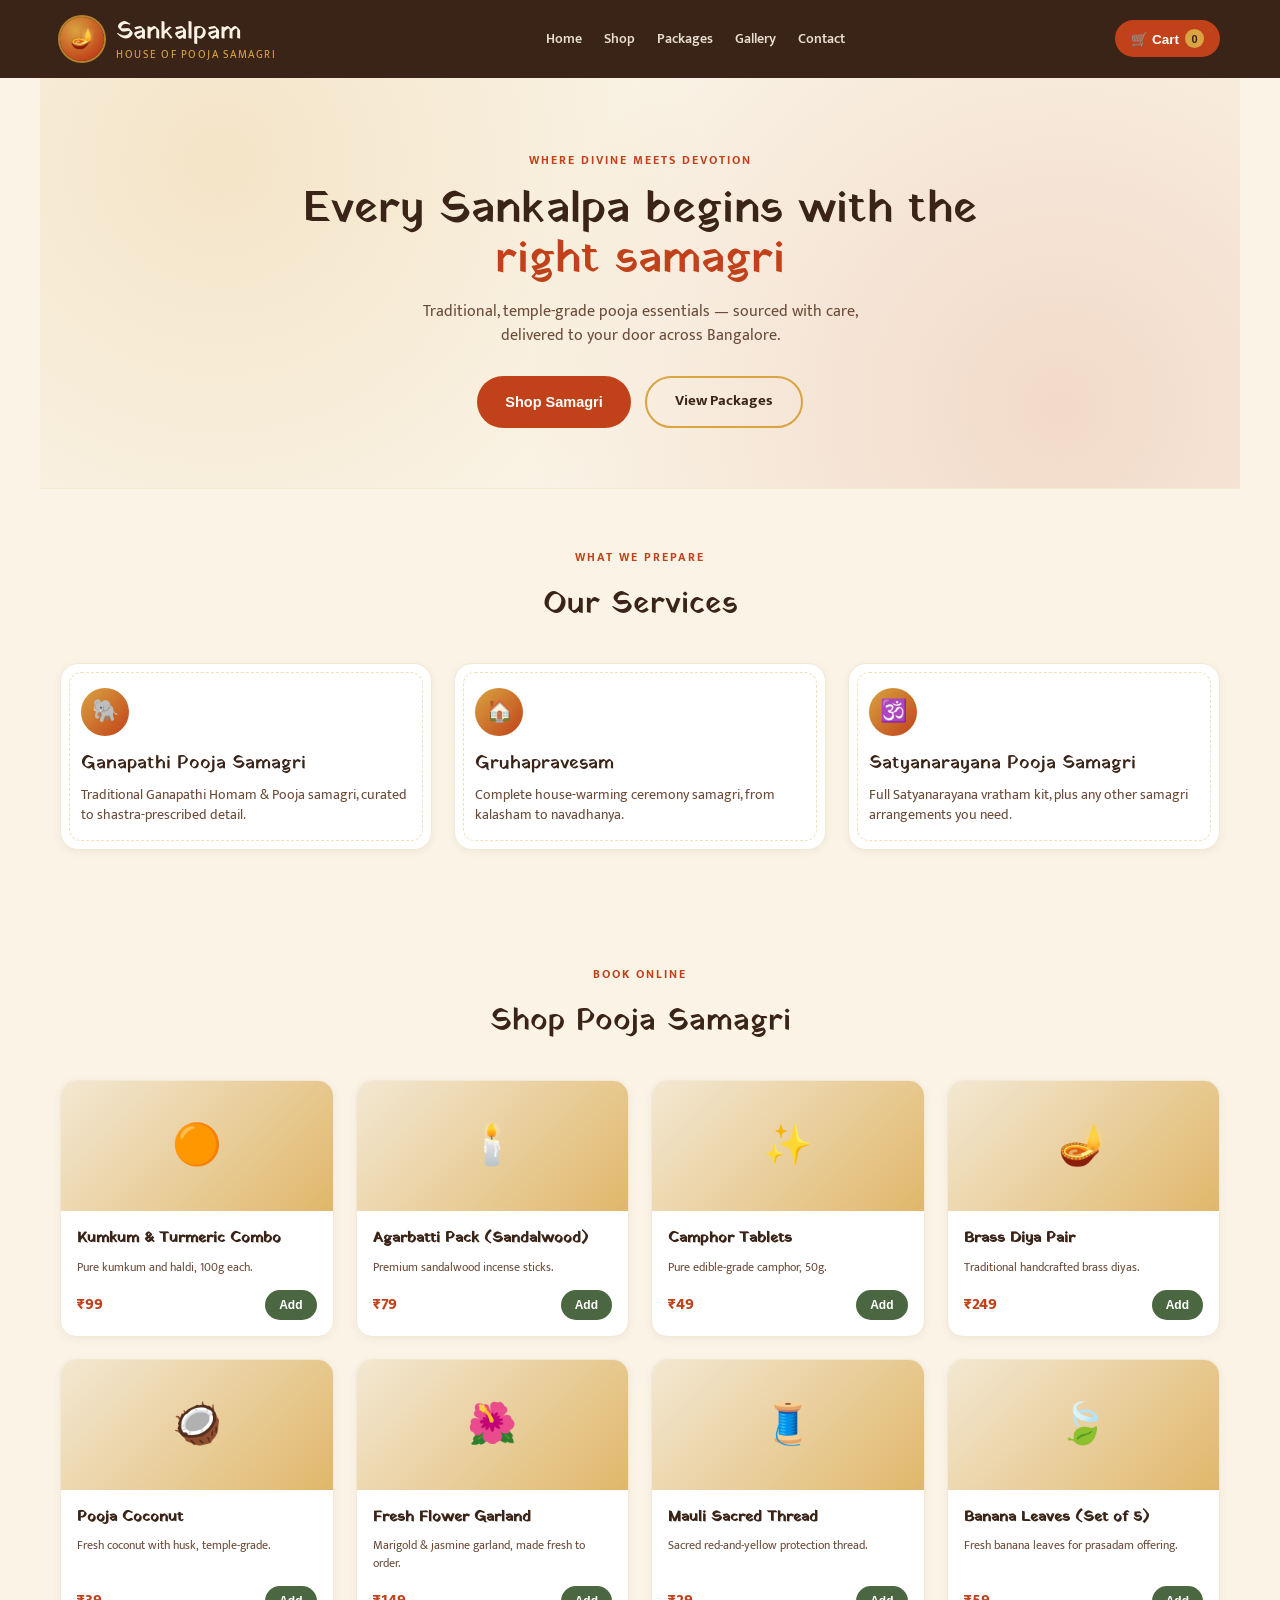
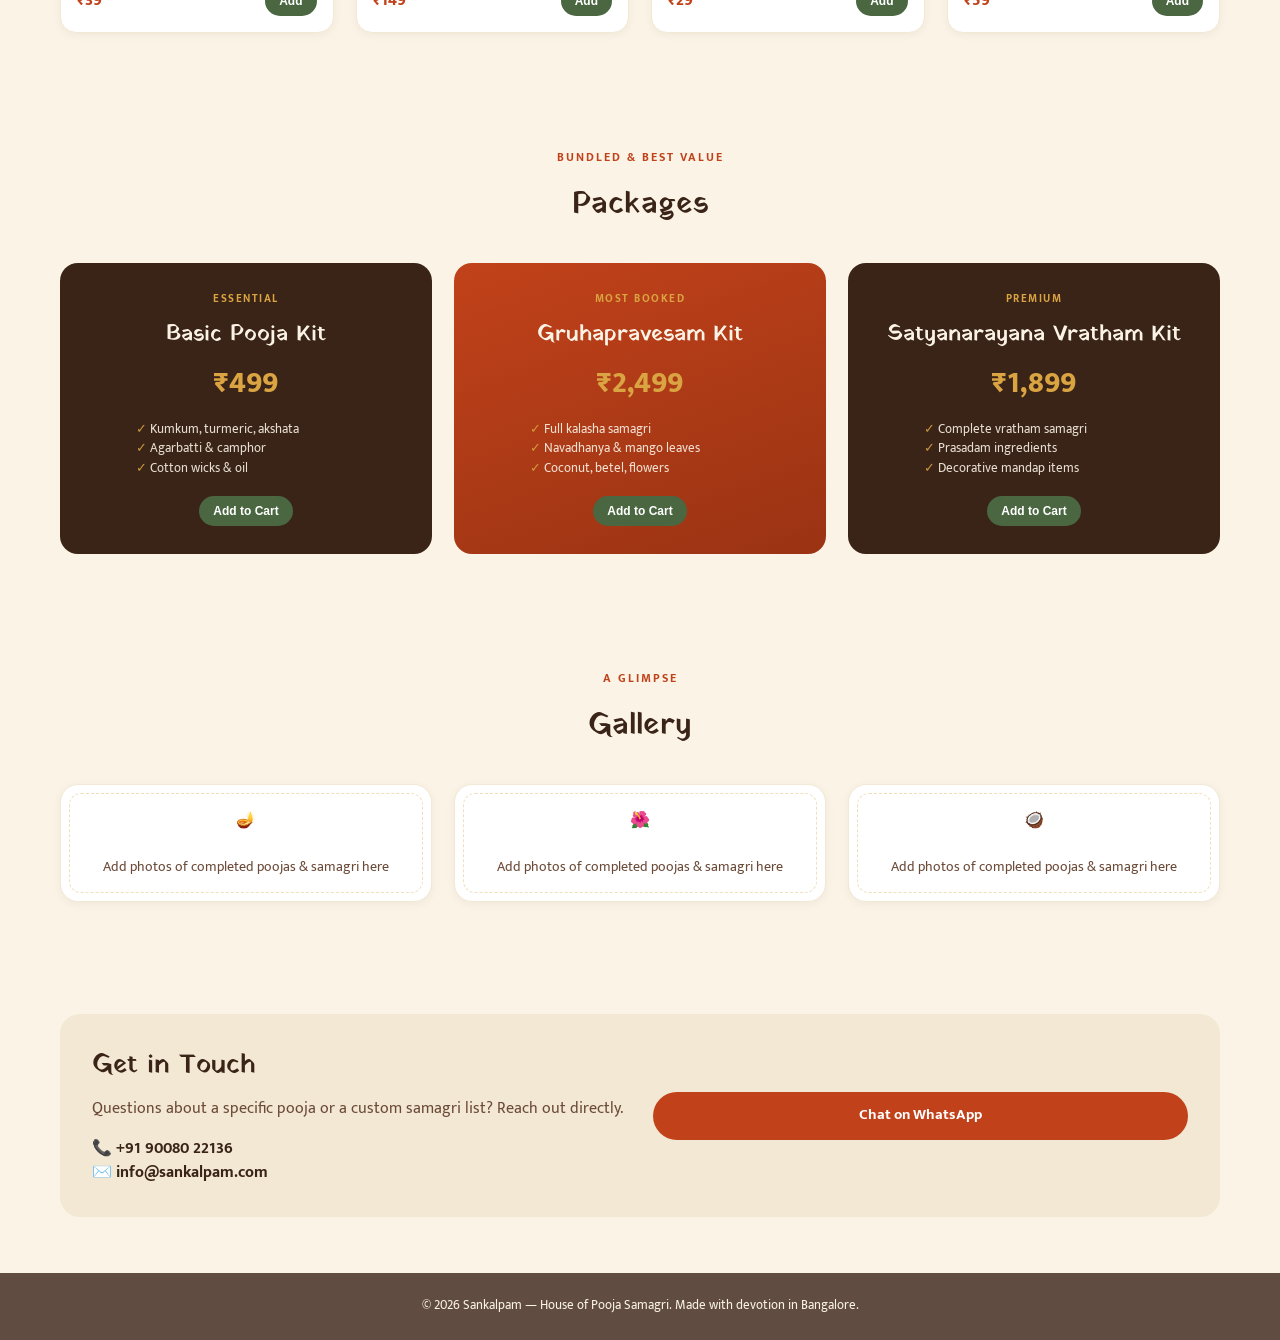
<file: index.html>
<!DOCTYPE html>
<html lang="en">
<head>
<meta charset="UTF-8">
<meta name="viewport" content="width=device-width, initial-scale=1.0">
<title>Sankalpam — House of Pooja Samagri</title>
<link rel="preconnect" href="https://fonts.googleapis.com">
<link href="https://fonts.googleapis.com/css2?family=Yatra+One&family=Mukta:wght@400;500;600;700&display=swap" rel="stylesheet">
<style>
  :root{
    --gold:#D9A441; --gold-dark:#B5822C;
    --vermilion:#C1421A; --vermilion-dark:#9A3313;
    --leaf:#4A6741; --ivory:#FAF3E6; --ivory-deep:#F3E8D3;
    --brown:#3A2317; --brown-soft:#6B4A38; --white:#FFFFFF;
  }
  *{box-sizing:border-box; margin:0; padding:0;}
  body{font-family:'Mukta', sans-serif; background:var(--ivory); color:var(--brown); line-height:1.5;}
  h1,h2,h3,.brand-name{font-family:'Yatra One', cursive; font-weight:400;}
  a{text-decoration:none; color:inherit;}

  header{background:var(--brown); color:var(--ivory); position:sticky; top:0; z-index:50;}
  .topbar{display:flex; align-items:center; justify-content:space-between; padding:14px 20px; max-width:1200px; margin:0 auto; flex-wrap:wrap; gap:10px;}
  .brand{display:flex; align-items:center; gap:12px;}
  .brand-mark{width:44px; height:44px; border-radius:50%; background:radial-gradient(circle at 35% 30%, var(--gold), var(--vermilion) 75%); display:flex; align-items:center; justify-content:center; font-size:20px; box-shadow:0 0 0 2px var(--gold-dark);}
  .brand-name{font-size:24px; color:var(--ivory);}
  .brand-tag{font-size:10.5px; letter-spacing:1.5px; color:var(--gold); text-transform:uppercase; margin-top:-2px;}
  nav{display:flex; gap:22px; font-weight:600; font-size:14px;}
  nav a{color:var(--ivory); opacity:.9;}
  nav a:hover{opacity:1;}
  .cart-btn{background:var(--vermilion); color:#fff; border:none; padding:9px 16px; border-radius:24px; font-weight:700; font-size:13.5px; cursor:pointer; display:flex; align-items:center; gap:6px;}
  .cart-btn:hover{background:var(--vermilion-dark);}
  .cart-count{background:var(--gold); color:var(--brown); border-radius:50%; width:19px; height:19px; font-size:11px; display:flex; align-items:center; justify-content:center; font-weight:800;}

  .hero{background:radial-gradient(circle at 15% 20%, rgba(217,164,65,.18), transparent 45%), radial-gradient(circle at 85% 80%, rgba(193,66,26,.14), transparent 50%), var(--ivory); padding:70px 20px 60px; text-align:center; border-bottom:1px solid var(--ivory-deep);}
  .eyebrow{display:inline-block; letter-spacing:2px; font-size:12px; font-weight:700; color:var(--vermilion); text-transform:uppercase; margin-bottom:16px;}
  .hero h1{font-size:44px; color:var(--brown); line-height:1.15; max-width:720px; margin:0 auto 14px;}
  .hero h1 span{color:var(--vermilion);}
  .hero p{font-size:16px; color:var(--brown-soft); max-width:500px; margin:0 auto 28px;}
  .hero-cta{display:inline-flex; gap:14px; flex-wrap:wrap; justify-content:center;}
  .btn-primary, .btn-secondary{padding:13px 28px; border-radius:30px; font-weight:700; font-size:14.5px; cursor:pointer; border:none;}
  .btn-primary{background:var(--vermilion); color:#fff;}
  .btn-primary:hover{background:var(--vermilion-dark);}
  .btn-secondary{background:transparent; color:var(--brown); border:2px solid var(--gold);}
  .btn-secondary:hover{background:var(--gold); color:#fff;}

  section{padding:56px 20px; max-width:1200px; margin:0 auto;}
  .section-head{text-align:center; margin-bottom:36px;}
  .section-head h2{font-size:30px; color:var(--brown);}

  .grid{display:grid; grid-template-columns:repeat(auto-fit, minmax(240px,1fr)); gap:22px;}
  .thali{background:var(--white); border-radius:18px; padding:24px 20px; position:relative; border:1px solid var(--ivory-deep); box-shadow:0 2px 10px rgba(58,35,23,.05);}
  .thali::before{content:""; position:absolute; inset:8px; border:1.5px dashed var(--gold); border-radius:12px; opacity:.35; pointer-events:none;}
  .thali-icon{width:48px; height:48px; border-radius:50%; background:linear-gradient(135deg, var(--gold), var(--vermilion)); display:flex; align-items:center; justify-content:center; font-size:22px; color:#fff; margin-bottom:14px;}
  .thali h3{font-size:18px; margin-bottom:8px;}
  .thali p{font-size:13.5px; color:var(--brown-soft);}

  .product-card{background:var(--white); border-radius:16px; overflow:hidden; border:1px solid var(--ivory-deep); display:flex; flex-direction:column; box-shadow:0 2px 10px rgba(58,35,23,.05);}
  .product-img{height:130px; background:linear-gradient(135deg, var(--ivory-deep), var(--gold) 140%); display:flex; align-items:center; justify-content:center; font-size:40px;}
  .product-body{padding:16px; display:flex; flex-direction:column; gap:8px; flex:1;}
  .product-body h3{font-size:15px; font-weight:700;}
  .product-body .desc{font-size:12px; color:var(--brown-soft); flex:1;}
  .price-row{display:flex; align-items:center; justify-content:space-between; margin-top:6px;}
  .price{font-weight:800; font-size:16px; color:var(--vermilion);}
  .add-btn{background:var(--leaf); color:#fff; border:none; padding:8px 14px; border-radius:20px; font-weight:700; font-size:12px; cursor:pointer;}
  .add-btn:hover{background:#3a5233;}

  .package{background:var(--brown); color:var(--ivory); border-radius:18px; padding:28px; text-align:center;}
  .package.featured{background:linear-gradient(160deg, var(--vermilion), var(--vermilion-dark));}
  .package .tag{font-size:11px; letter-spacing:1.5px; text-transform:uppercase; color:var(--gold); font-weight:700;}
  .package h3{font-size:22px; margin:10px 0;}
  .package .amt{font-size:30px; font-weight:800; color:var(--gold); margin-bottom:14px;}
  .package ul{list-style:none; text-align:left; margin:0 auto 18px; max-width:220px; font-size:13px; opacity:.9;}
  .package li::before{content:"✓ "; color:var(--gold);}

  .contact-wrap{background:var(--ivory-deep); border-radius:20px; padding:32px; display:grid; grid-template-columns:1fr 1fr; gap:26px; align-items:center;}
  footer{background:var(--brown); color:var(--ivory); text-align:center; padding:24px; font-size:12.5px; opacity:.8;}

  .overlay{position:fixed; inset:0; background:rgba(58,35,23,.5); display:none; z-index:100;}
  .overlay.open{display:block;}
  .cart-drawer{position:fixed; top:0; right:-100%; width:100%; max-width:380px; height:100%; background:var(--white); z-index:101; transition:right .25s; display:flex; flex-direction:column;}
  .cart-drawer.open{right:0;}
  .cart-header{background:var(--brown); color:var(--ivory); padding:16px 18px; display:flex; justify-content:space-between; align-items:center;}
  .cart-close{background:none; border:none; color:var(--ivory); font-size:20px;}
  .cart-items{flex:1; overflow-y:auto; padding:14px 18px;}
  .cart-item{display:flex; justify-content:space-between; align-items:center; padding:10px 0; border-bottom:1px solid var(--ivory-deep);}
  .cart-item-name{font-size:13.5px; font-weight:600;}
  .cart-item-price{font-size:12px; color:var(--brown-soft);}
  .qty-controls{display:flex; align-items:center; gap:8px;}
  .qty-controls button{width:24px; height:24px; border-radius:50%; border:1px solid var(--gold); background:#fff; font-weight:700;}
  .cart-footer{padding:16px 18px; border-top:1px solid var(--ivory-deep);}
  .cart-total{display:flex; justify-content:space-between; font-weight:800; font-size:15px; margin-bottom:12px;}
  .upi-note{font-size:11.5px; color:var(--brown-soft); text-align:center; margin-bottom:10px; display:flex; align-items:center; justify-content:center; gap:5px;}
  .checkout-btn{width:100%; background:var(--vermilion); color:#fff; border:none; padding:13px; border-radius:26px; font-weight:700; font-size:14px;}
  .checkout-btn:hover{background:var(--vermilion-dark);}
  .empty-note{color:var(--brown-soft); font-size:13px; text-align:center; padding:26px 0;}

  @media (max-width:760px){ nav{display:none;} .hero h1{font-size:30px;} .contact-wrap{grid-template-columns:1fr;} }
</style>
</head>
<body>

<header>
  <div class="topbar">
    <div class="brand">
      <div class="brand-mark">🪔</div>
      <div>
        <div class="brand-name">Sankalpam</div>
        <div class="brand-tag">House of Pooja Samagri</div>
      </div>
    </div>
    <nav>
      <a href="#home">Home</a>
      <a href="#shop">Shop</a>
      <a href="#packages">Packages</a>
      <a href="#gallery">Gallery</a>
      <a href="#contact">Contact</a>
    </nav>
    <button class="cart-btn" onclick="openCart()">🛒 Cart <span class="cart-count" id="cartCount">0</span></button>
  </div>
</header>

<section class="hero" id="home">
  <div class="eyebrow">Where Divine Meets Devotion</div>
  <h1>Every Sankalpa begins with the <span>right samagri</span></h1>
  <p>Traditional, temple-grade pooja essentials — sourced with care, delivered to your door across Bangalore.</p>
  <div class="hero-cta">
    <button class="btn-primary" onclick="document.getElementById('shop').scrollIntoView({behavior:'smooth'})">Shop Samagri</button>
    <a href="#packages" class="btn-secondary">View Packages</a>
  </div>
</section>

<section id="services">
  <div class="section-head"><div class="eyebrow">What we prepare</div><h2>Our Services</h2></div>
  <div class="grid">
    <div class="thali"><div class="thali-icon">🐘</div><h3>Ganapathi Pooja Samagri</h3><p>Traditional Ganapathi Homam & Pooja samagri, curated to shastra-prescribed detail.</p></div>
    <div class="thali"><div class="thali-icon">🏠</div><h3>Gruhapravesam</h3><p>Complete house-warming ceremony samagri, from kalasham to navadhanya.</p></div>
    <div class="thali"><div class="thali-icon">🕉️</div><h3>Satyanarayana Pooja Samagri</h3><p>Full Satyanarayana vratham kit, plus any other samagri arrangements you need.</p></div>
  </div>
</section>

<section id="shop">
  <div class="section-head"><div class="eyebrow">Book Online</div><h2>Shop Pooja Samagri</h2></div>
  <div class="grid" id="productGrid"></div>
</section>

<section id="packages">
  <div class="section-head"><div class="eyebrow">Bundled & Best Value</div><h2>Packages</h2></div>
  <div class="grid">
    <div class="package">
      <div class="tag">Essential</div><h3>Basic Pooja Kit</h3><div class="amt">₹499</div>
      <ul><li>Kumkum, turmeric, akshata</li><li>Agarbatti & camphor</li><li>Cotton wicks & oil</li></ul>
      <button class="add-btn" onclick="addToCart('pkg-basic','Basic Pooja Kit',499)">Add to Cart</button>
    </div>
    <div class="package featured">
      <div class="tag">Most Booked</div><h3>Gruhapravesam Kit</h3><div class="amt">₹2,499</div>
      <ul><li>Full kalasha samagri</li><li>Navadhanya & mango leaves</li><li>Coconut, betel, flowers</li></ul>
      <button class="add-btn" onclick="addToCart('pkg-gruha','Gruhapravesam Kit',2499)">Add to Cart</button>
    </div>
    <div class="package">
      <div class="tag">Premium</div><h3>Satyanarayana Vratham Kit</h3><div class="amt">₹1,899</div>
      <ul><li>Complete vratham samagri</li><li>Prasadam ingredients</li><li>Decorative mandap items</li></ul>
      <button class="add-btn" onclick="addToCart('pkg-satya','Satyanarayana Vratham Kit',1899)">Add to Cart</button>
    </div>
  </div>
</section>

<section id="gallery">
  <div class="section-head"><div class="eyebrow">A Glimpse</div><h2>Gallery</h2></div>
  <div class="grid">
    <div class="thali" style="text-align:center;">🪔<br><br><p>Add photos of completed poojas &amp; samagri here</p></div>
    <div class="thali" style="text-align:center;">🌺<br><br><p>Add photos of completed poojas &amp; samagri here</p></div>
    <div class="thali" style="text-align:center;">🥥<br><br><p>Add photos of completed poojas &amp; samagri here</p></div>
  </div>
</section>

<section id="contact">
  <div class="contact-wrap">
    <div>
      <h2 style="font-size:26px; margin-bottom:12px;">Get in Touch</h2>
      <p style="color:var(--brown-soft); margin-bottom:16px;">Questions about a specific pooja or a custom samagri list? Reach out directly.</p>
      <p style="font-weight:700;">📞 +91 90080 22136</p>
      <p style="font-weight:700;">✉️ info@sankalpam.com</p>
    </div>
    <div>
      <a href="https://wa.me/919008022136?text=Hi%20Sankalpam%2C%20I'd%20like%20to%20know%20more%20about%20your%20pooja%20samagri." class="btn-primary" style="display:block; text-align:center;">Chat on WhatsApp</a>
    </div>
  </div>
</section>

<footer>© 2026 Sankalpam — House of Pooja Samagri. Made with devotion in Bangalore.</footer>

<div class="overlay" id="overlay" onclick="closeCart()"></div>
<div class="cart-drawer" id="cartDrawer">
  <div class="cart-header">
    <h3>Your Cart</h3>
    <button class="cart-close" onclick="closeCart()">✕</button>
  </div>
  <div class="cart-items" id="cartItems"></div>
  <div class="cart-footer">
    <div class="cart-total"><span>Total</span><span id="cartTotal">₹0</span></div>
    <button class="checkout-btn" onclick="goToCheckout()">Proceed to Checkout</button>
  </div>
</div>

<script>
  const PRODUCTS = [
    { id:'kumkum', name:'Kumkum & Turmeric Combo', price:99, icon:'🟠', desc:'Pure kumkum and haldi, 100g each.' },
    { id:'agarbatti', name:'Agarbatti Pack (Sandalwood)', price:79, icon:'🕯️', desc:'Premium sandalwood incense sticks.' },
    { id:'camphor', name:'Camphor Tablets', price:49, icon:'✨', desc:'Pure edible-grade camphor, 50g.' },
    { id:'diya', name:'Brass Diya Pair', price:249, icon:'🪔', desc:'Traditional handcrafted brass diyas.' },
    { id:'coconut', name:'Pooja Coconut', price:39, icon:'🥥', desc:'Fresh coconut with husk, temple-grade.' },
    { id:'flowers', name:'Fresh Flower Garland', price:149, icon:'🌺', desc:'Marigold & jasmine garland, made fresh to order.' },
    { id:'thread', name:'Mauli Sacred Thread', price:29, icon:'🧵', desc:'Sacred red-and-yellow protection thread.' },
    { id:'banana', name:'Banana Leaves (Set of 5)', price:59, icon:'🍃', desc:'Fresh banana leaves for prasadam offering.' },
  ];

  let cart = JSON.parse(localStorage.getItem('sankalpam_cart') || '{}');

  function renderProducts(){
    var html = '';
    for (var i = 0; i < PRODUCTS.length; i++){
      var p = PRODUCTS[i];
      html += '<div class="product-card">'
        + '<div class="product-img">' + p.icon + '</div>'
        + '<div class="product-body">'
        + '<h3>' + p.name + '</h3>'
        + '<p class="desc">' + p.desc + '</p>'
        + '<div class="price-row">'
        + '<span class="price">' + '&#8377;' + p.price + '</span>'
        + '<button class="add-btn" onclick="addToCart(' + "'" + p.id + "'" + ',' + "'" + p.name + "'" + ',' + p.price + ')">Add</button>'
        + '</div></div></div>';
    }
    document.getElementById('productGrid').innerHTML = html;
  }

  function addToCart(id, name, price){
    if(cart[id]){ cart[id].qty += 1; } else { cart[id] = { name, price, qty: 1 }; }
    saveCart(); openCart();
  }
  function changeQty(id, delta){
    if(!cart[id]) return;
    cart[id].qty += delta;
    if(cart[id].qty <= 0) delete cart[id];
    saveCart();
  }
  function saveCart(){
    localStorage.setItem('sankalpam_cart', JSON.stringify(cart));
    renderCart();
  }
  function renderCart(){
    var itemsEl = document.getElementById('cartItems');
    var ids = Object.keys(cart);
    var total = 0;
    var count = 0;
    for (var i = 0; i < ids.length; i++){ count += cart[ids[i]].qty; }
    document.getElementById('cartCount').textContent = count;
    if(ids.length === 0){
      itemsEl.innerHTML = '<div class="empty-note">Your cart is empty. Add some samagri!</div>';
    } else {
      var html = '';
      for (var j = 0; j < ids.length; j++){
        var id = ids[j];
        var item = cart[id];
        total += item.price * item.qty;
        html += '<div class="cart-item">'
          + '<div><div class="cart-item-name">' + item.name + '</div>'
          + '<div class="cart-item-price">' + '&#8377;' + item.price + ' x ' + item.qty + '</div></div>'
          + '<div class="qty-controls">'
          + '<button onclick="changeQty(' + "'" + id + "'" + ',-1)">-</button>'
          + '<span>' + item.qty + '</span>'
          + '<button onclick="changeQty(' + "'" + id + "'" + ',1)">+</button>'
          + '</div></div>';
      }
      itemsEl.innerHTML = html;
    }
    document.getElementById('cartTotal').textContent = '\u20B9' + total;
  }
  function openCart(){ document.getElementById('cartDrawer').classList.add('open'); document.getElementById('overlay').classList.add('open'); }
  function closeCart(){ document.getElementById('cartDrawer').classList.remove('open'); document.getElementById('overlay').classList.remove('open'); }

  function goToCheckout(){
    var ids = Object.keys(cart);
    if(ids.length === 0){ alert('Your cart is empty. Add some samagri first.'); return; }
    window.location.href = 'checkout.html';
  }

  renderProducts();
  renderCart();
</script>
</body>
</html>
</file>
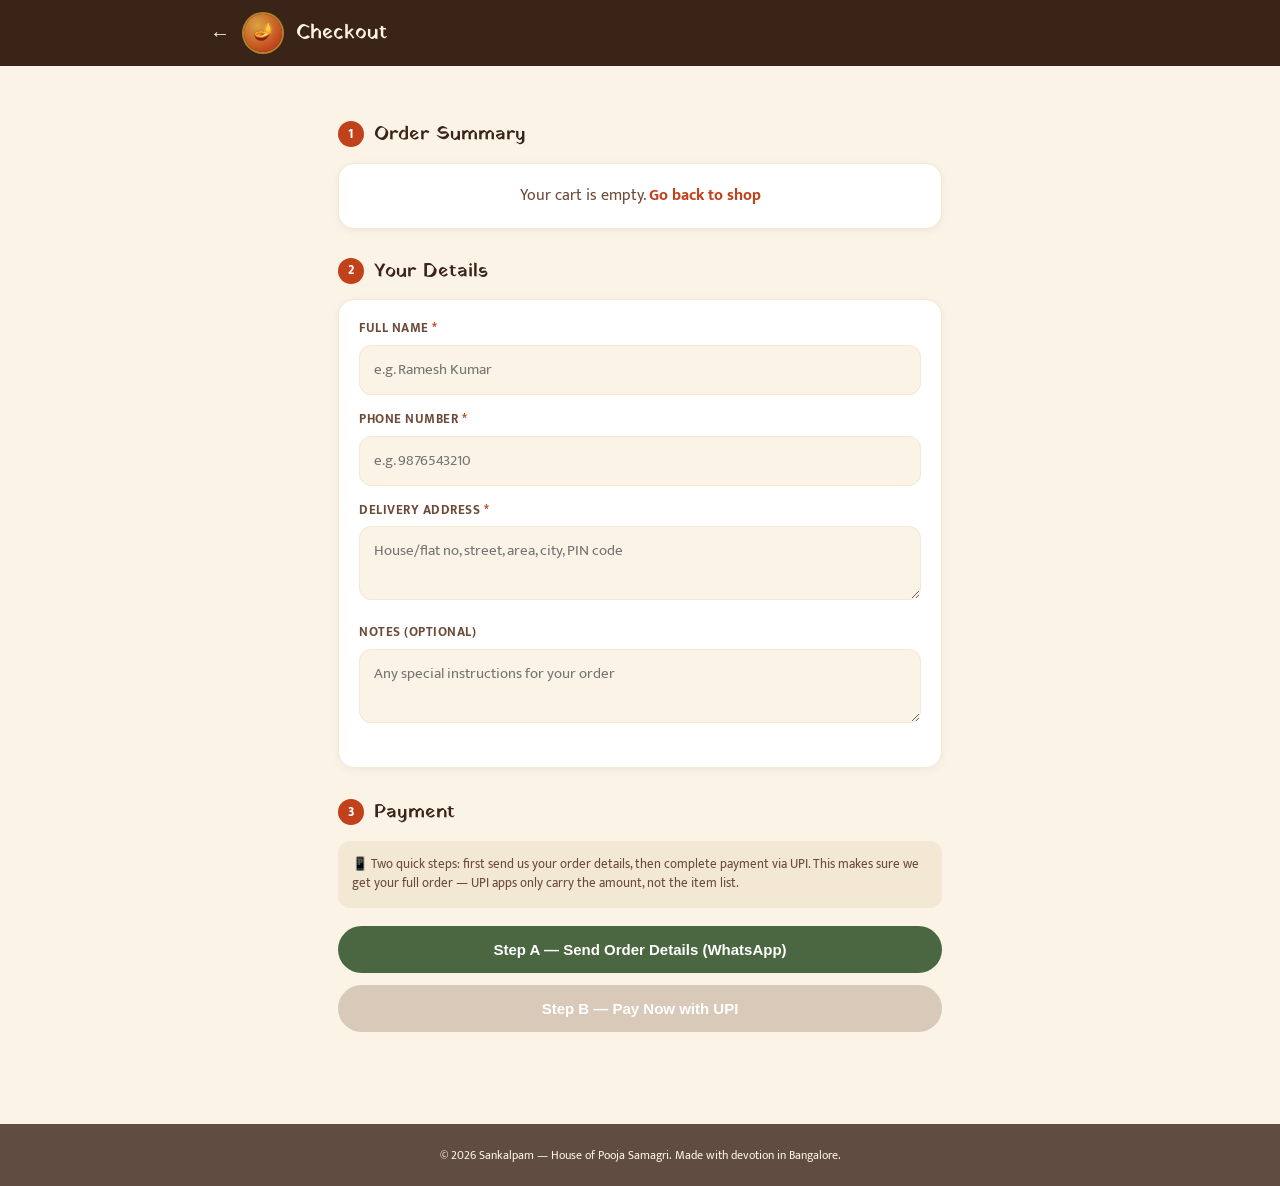
<file: checkout.html>
<!DOCTYPE html>
<html lang="en">
<head>
<meta charset="UTF-8">
<meta name="viewport" content="width=device-width, initial-scale=1.0">
<title>Checkout — Sankalpam</title>
<link rel="preconnect" href="https://fonts.googleapis.com">
<link href="https://fonts.googleapis.com/css2?family=Yatra+One&family=Mukta:wght@400;500;600;700&display=swap" rel="stylesheet">
<style>
  :root{
    --gold:#D9A441; --gold-dark:#B5822C;
    --vermilion:#C1421A; --vermilion-dark:#9A3313;
    --leaf:#4A6741; --ivory:#FAF3E6; --ivory-deep:#F3E8D3;
    --brown:#3A2317; --brown-soft:#6B4A38; --white:#FFFFFF;
  }
  *{box-sizing:border-box; margin:0; padding:0;}
  body{font-family:'Mukta', sans-serif; background:var(--ivory); color:var(--brown); line-height:1.5;}
  h1,h2,h3,.brand-name{font-family:'Yatra One', cursive; font-weight:400;}
  a{text-decoration:none; color:inherit;}

  header{background:var(--brown); color:var(--ivory); position:sticky; top:0; z-index:50;}
  .topbar{display:flex; align-items:center; gap:14px; padding:14px 20px; max-width:900px; margin:0 auto;}
  .back-btn{background:none; border:none; color:var(--ivory); font-size:20px; cursor:pointer;}
  .brand-mark{width:38px; height:38px; border-radius:50%; background:radial-gradient(circle at 35% 30%, var(--gold), var(--vermilion) 75%); display:flex; align-items:center; justify-content:center; font-size:17px; box-shadow:0 0 0 2px var(--gold-dark);}
  .brand-name{font-size:20px; color:var(--ivory);}

  main{max-width:640px; margin:0 auto; padding:26px 18px 60px;}
  .step-title{display:flex; align-items:center; gap:10px; margin:28px 0 14px;}
  .step-num{width:26px; height:26px; border-radius:50%; background:var(--vermilion); color:#fff; font-size:13px; font-weight:800; display:flex; align-items:center; justify-content:center; flex-shrink:0;}
  .step-title h2{font-size:19px; color:var(--brown);}

  .card{background:var(--white); border-radius:16px; padding:20px; border:1px solid var(--ivory-deep); box-shadow:0 2px 10px rgba(58,35,23,.05);}

  .order-row{display:flex; justify-content:space-between; align-items:center; padding:10px 0; border-bottom:1px solid var(--ivory-deep); font-size:14px;}
  .order-row:last-of-type{border-bottom:none;}
  .order-row .name{font-weight:600;}
  .order-row .meta{color:var(--brown-soft); font-size:12.5px;}
  .order-total{display:flex; justify-content:space-between; font-weight:800; font-size:18px; margin-top:14px; padding-top:14px; border-top:2px solid var(--ivory-deep); color:var(--vermilion);}

  .field{margin-bottom:16px;}
  .field label{display:block; font-size:12.5px; font-weight:700; color:var(--brown-soft); margin-bottom:6px; text-transform:uppercase; letter-spacing:.5px;}
  .field input, .field textarea{
    width:100%; padding:12px 14px; border-radius:12px; border:1.5px solid var(--ivory-deep);
    background:var(--ivory); font-family:'Mukta',sans-serif; font-size:14.5px; color:var(--brown);
  }
  .field input:focus, .field textarea:focus{outline:none; border-color:var(--gold);}
  .field textarea{resize:vertical; min-height:70px;}
  .required{color:var(--vermilion);}
  .error-text{color:var(--vermilion); font-size:12px; margin-top:4px; display:none;}
  .field.error input, .field.error textarea{border-color:var(--vermilion);}
  .field.error .error-text{display:block;}

  .pay-section{margin-top:30px;}
  .pay-note{background:var(--ivory-deep); border-radius:12px; padding:14px; font-size:13px; color:var(--brown-soft); margin-bottom:18px; display:flex; gap:8px;}

  .btn-block{
    width:100%; padding:15px; border-radius:28px; font-weight:700; font-size:15px;
    border:none; cursor:pointer; margin-bottom:12px;
  }
  .btn-upi{background:var(--vermilion); color:#fff;}
  .btn-upi:hover{background:var(--vermilion-dark);}
  .btn-upi:disabled{background:#D8C9B9; cursor:not-allowed;}
  .btn-whatsapp{background:var(--leaf); color:#fff;}
  .btn-whatsapp:hover{background:#3a5233;}

  .status-badge{display:none; text-align:center; font-size:13px; font-weight:700; padding:10px; border-radius:10px; margin-bottom:14px;}
  .status-badge.show{display:block;}
  .status-sent{background:#E6EFE2; color:var(--leaf);}

  footer{background:var(--brown); color:var(--ivory); text-align:center; padding:22px; font-size:12px; opacity:.8; margin-top:20px;}
</style>
</head>
<body>

<header>
  <div class="topbar">
    <button class="back-btn" onclick="window.location.href='index.html'">←</button>
    <div class="brand-mark">🪔</div>
    <div class="brand-name">Checkout</div>
  </div>
</header>

<main>

  <div class="step-title">
    <div class="step-num">1</div>
    <h2>Order Summary</h2>
  </div>
  <div class="card" id="orderSummary"></div>

  <div class="step-title">
    <div class="step-num">2</div>
    <h2>Your Details</h2>
  </div>
  <div class="card">
    <div class="field" id="fieldName">
      <label>Full Name <span class="required">*</span></label>
      <input type="text" id="custName" placeholder="e.g. Ramesh Kumar">
      <div class="error-text">Please enter your name.</div>
    </div>
    <div class="field" id="fieldPhone">
      <label>Phone Number <span class="required">*</span></label>
      <input type="tel" id="custPhone" placeholder="e.g. 9876543210">
      <div class="error-text">Please enter a valid 10-digit phone number.</div>
    </div>
    <div class="field" id="fieldAddress">
      <label>Delivery Address <span class="required">*</span></label>
      <textarea id="custAddress" placeholder="House/flat no, street, area, city, PIN code"></textarea>
      <div class="error-text">Please enter your delivery address.</div>
    </div>
    <div class="field">
      <label>Notes (optional)</label>
      <textarea id="custNotes" placeholder="Any special instructions for your order"></textarea>
    </div>
  </div>

  <div class="pay-section">
    <div class="step-title">
      <div class="step-num">3</div>
      <h2>Payment</h2>
    </div>

    <div class="pay-note">
      📱 Two quick steps: first send us your order details, then complete payment via UPI. This makes sure we get your full order — UPI apps only carry the amount, not the item list.
    </div>

    <div class="status-badge" id="whatsappStatus">✓ Order details ready — WhatsApp should have opened</div>

    <button class="btn-block btn-whatsapp" onclick="sendOrderDetails()">Step A — Send Order Details (WhatsApp)</button>
    <button class="btn-block btn-upi" id="upiBtn" onclick="payWithUPI()" disabled>Step B — Pay Now with UPI</button>
  </div>

</main>

<footer>© 2026 Sankalpam — House of Pooja Samagri. Made with devotion in Bangalore.</footer>

<script>
  const UPI_ID = "Ramaniisundaaresan@okhdfcbank";
  const PAYEE_NAME = "Sankalpam";
  const WHATSAPP_NUMBER = "919008022136";

  var cart = JSON.parse(localStorage.getItem('sankalpam_cart') || '{}');

  function renderOrderSummary(){
    var el = document.getElementById('orderSummary');
    var ids = Object.keys(cart);
    if(ids.length === 0){
      el.innerHTML = '<p style="text-align:center; color:var(--brown-soft);">Your cart is empty. <a href="index.html" style="color:var(--vermilion); font-weight:700;">Go back to shop</a></p>';
      return;
    }
    var html = '';
    var total = 0;
    for (var i = 0; i < ids.length; i++){
      var id = ids[i];
      var item = cart[id];
      var subtotal = item.price * item.qty;
      total += subtotal;
      html += '<div class="order-row">'
        + '<div><div class="name">' + item.name + '</div>'
        + '<div class="meta">' + '&#8377;' + item.price + ' x ' + item.qty + '</div></div>'
        + '<div><strong>' + '&#8377;' + subtotal + '</strong></div>'
        + '</div>';
    }
    html += '<div class="order-total"><span>Total</span><span>' + '&#8377;' + total + '</span></div>';
    el.innerHTML = html;
  }

  function getTotal(){
    var ids = Object.keys(cart);
    var total = 0;
    for (var i = 0; i < ids.length; i++){ total += cart[ids[i]].price * cart[ids[i]].qty; }
    return total;
  }

  function validateFields(){
    var name = document.getElementById('custName').value.trim();
    var phone = document.getElementById('custPhone').value.trim();
    var address = document.getElementById('custAddress').value.trim();
    var valid = true;

    var nameField = document.getElementById('fieldName');
    var phoneField = document.getElementById('fieldPhone');
    var addressField = document.getElementById('fieldAddress');

    nameField.classList.remove('error');
    phoneField.classList.remove('error');
    addressField.classList.remove('error');

    if(name.length < 2){ nameField.classList.add('error'); valid = false; }
    if(!/^[6-9][0-9]{9}$/.test(phone)){ phoneField.classList.add('error'); valid = false; }
    if(address.length < 8){ addressField.classList.add('error'); valid = false; }

    return valid;
  }

  function buildOrderText(){
    var ids = Object.keys(cart);
    var name = document.getElementById('custName').value.trim();
    var phone = document.getElementById('custPhone').value.trim();
    var address = document.getElementById('custAddress').value.trim();
    var notes = document.getElementById('custNotes').value.trim();

    var lines = [];
    lines.push('New Order - Sankalpam');
    lines.push('');
    lines.push('Customer: ' + name);
    lines.push('Phone: ' + phone);
    lines.push('Address: ' + address);
    if(notes.length > 0){ lines.push('Notes: ' + notes); }
    lines.push('');
    lines.push('Items:');
    for (var i = 0; i < ids.length; i++){
      var item = cart[ids[i]];
      lines.push('- ' + item.name + ' x' + item.qty + ' (Rs.' + (item.price * item.qty) + ')');
    }
    lines.push('');
    lines.push('Total: Rs.' + getTotal());

    return lines.join('\n');
  }

  function sendOrderDetails(){
    var ids = Object.keys(cart);
    if(ids.length === 0){ alert('Your cart is empty.'); return; }
    if(!validateFields()){
      alert('Please fill in your name, phone number, and address correctly before sending your order.');
      return;
    }
    var text = buildOrderText();
    var url = 'https://wa.me/' + WHATSAPP_NUMBER + '?text=' + encodeURIComponent(text);
    window.open(url, '_blank');

    document.getElementById('whatsappStatus').classList.add('show');
    document.getElementById('upiBtn').disabled = false;
  }

  function payWithUPI(){
    try {
      var ids = Object.keys(cart);
      if(ids.length === 0){ alert('Your cart is empty.'); return; }
      if(!validateFields()){
        alert('Please fill in your details correctly before paying.');
        return;
      }
      var total = getTotal();
      var name = document.getElementById('custName').value.trim();
      var note = 'Sankalpam order - ' + name;

      var upiUrl = 'upi://pay?pa=' + encodeURIComponent(UPI_ID)
        + '&pn=' + encodeURIComponent(PAYEE_NAME)
        + '&am=' + total
        + '&cu=INR'
        + '&tn=' + encodeURIComponent(note);

      window.location.href = upiUrl;
    } catch (err) {
      alert('Something went wrong opening the UPI app: ' + err.message);
    }
  }

  renderOrderSummary();
</script>
</body>
</html>
</file>
